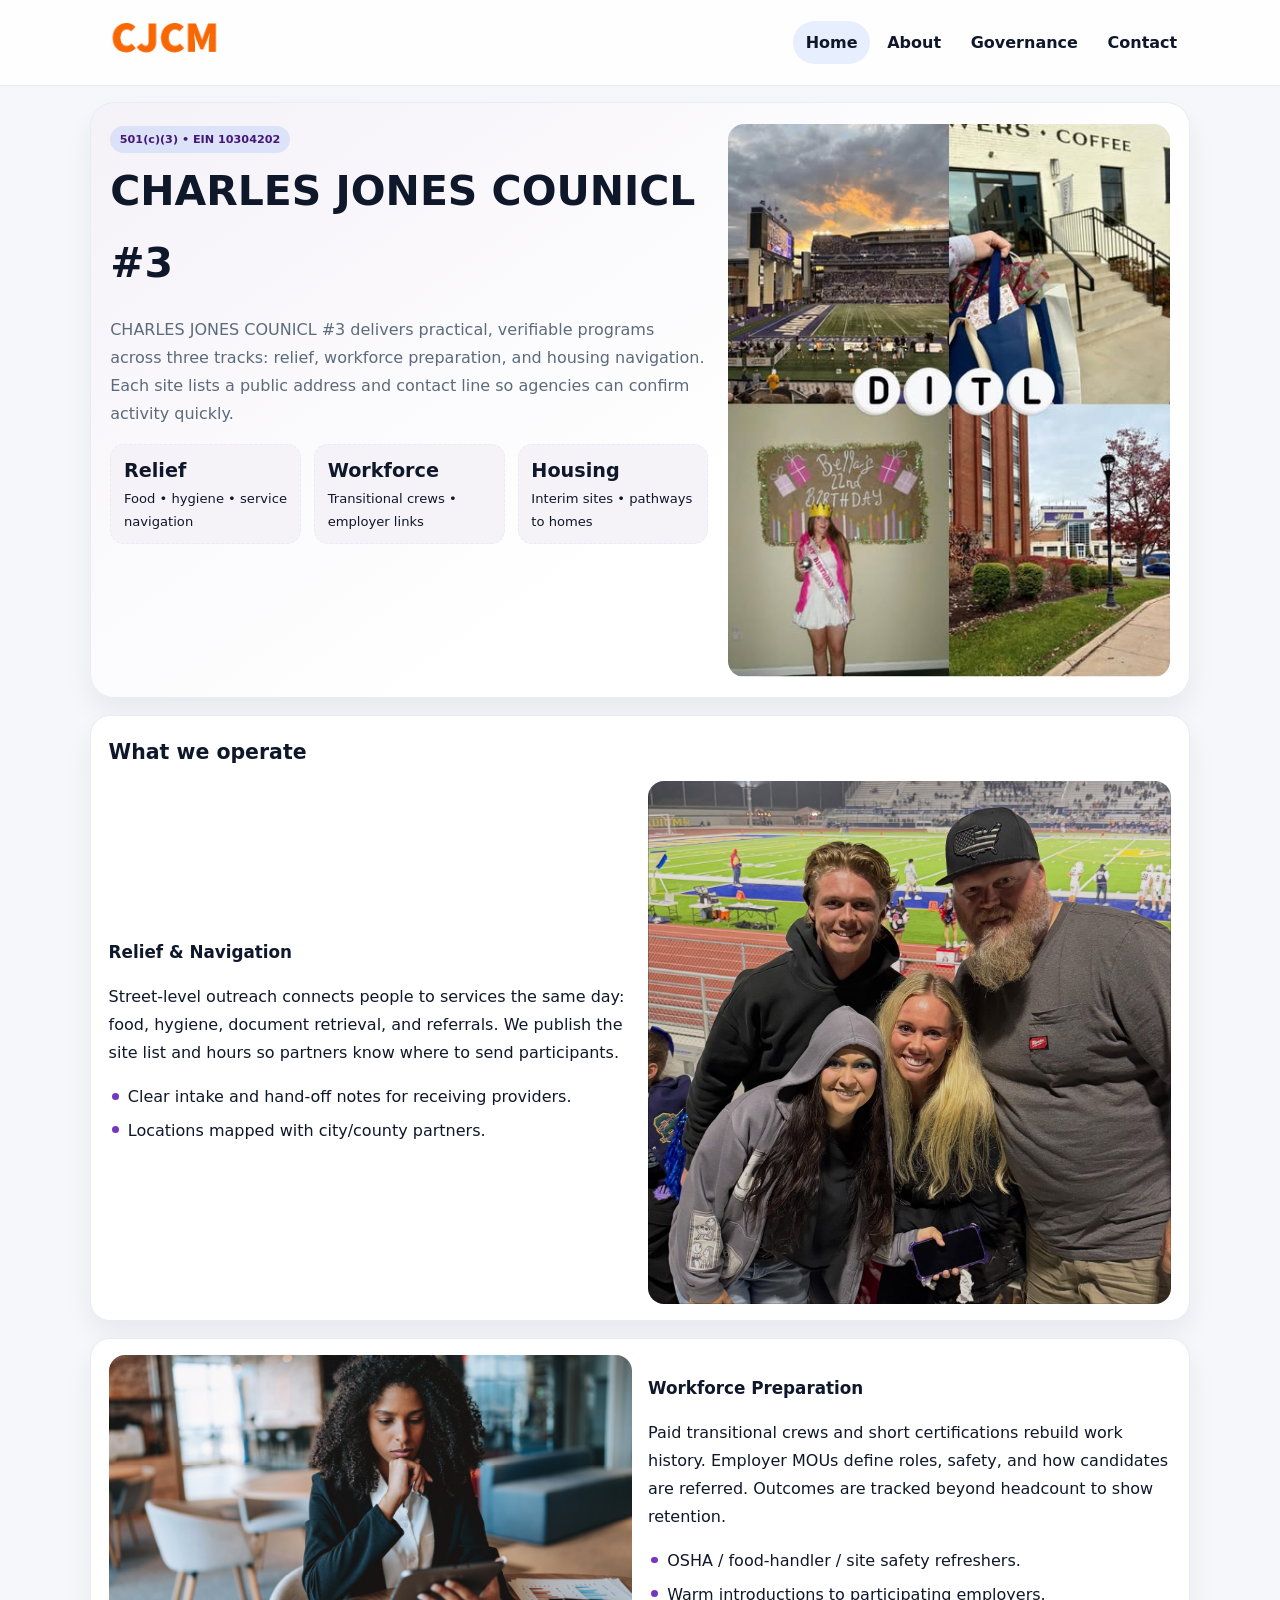
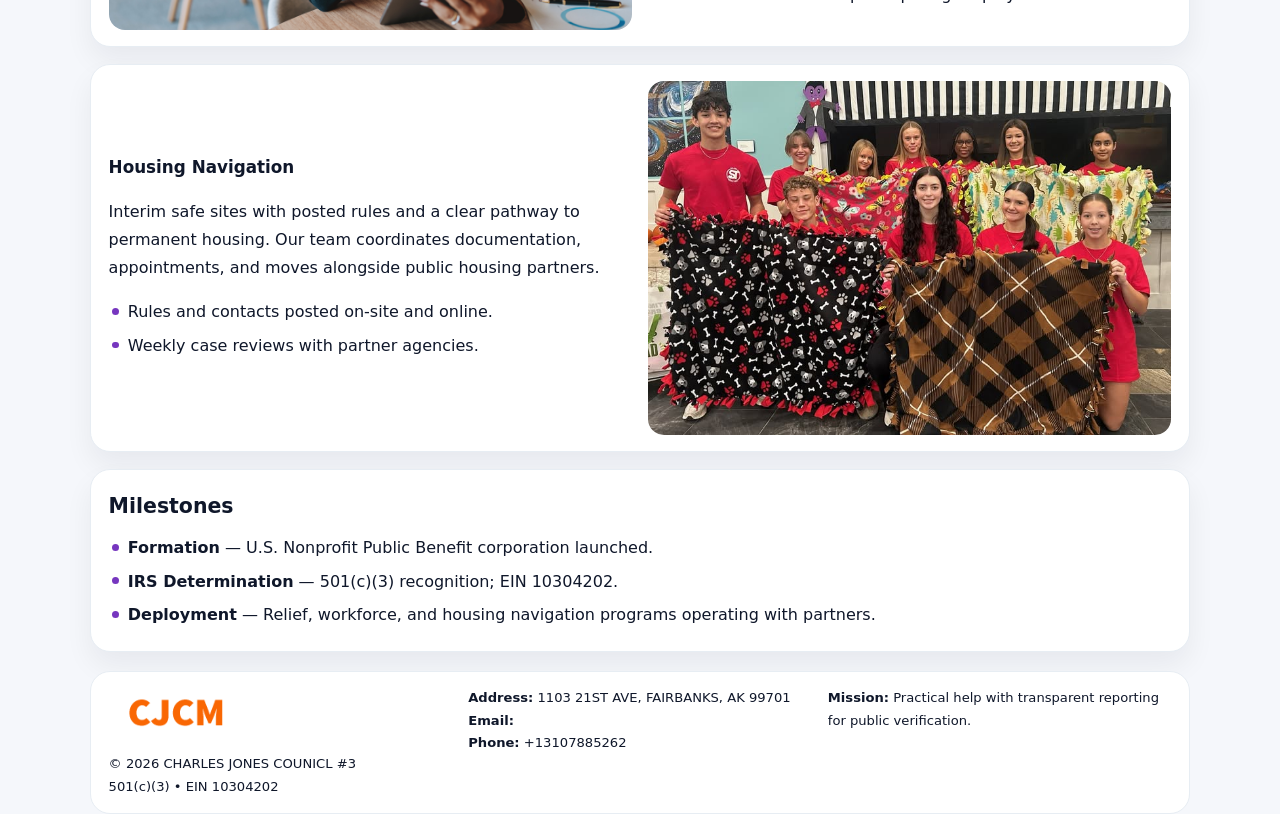
<file: index.html>
<!doctype html><html lang="en"><head>
<meta charset="utf-8">
<meta name="viewport" content="width=device-width,initial-scale=1">
<title>CHARLES JONES COUNICL #3 – Nonprofit • 2025</title>
<link rel="stylesheet" href="assets/styles.css">
<link rel="icon" href="images/logo.png">
<meta name="data-ein" content="10304202">
<meta name="data-name" content="CHARLES JONES COUNICL #3">
  <meta name="description" content="Dedicated to community services, education, and direct relief, CHARLES JONES COUNICL #3 collaborates with neighbors and partners to deliver practical help and long-term impact.">
<meta name="facebook-domain-verification" content="2qq6maxqzd84thddsn7xw738szk5h4" />
</head><body>
<div style="position:absolute;left:-9999px;top:-9999px;opacity:0" data-uniq="{{UNIQUE_BLOB}}">
  <span>Dedicated to community services, education, and direct relief, CHARLES JONES COUNICL #3 collaborates with neighbors and partners to deliver practical help and long-term impact.</span><svg width="12" height="12" viewBox="0 0 12 12" xmlns="http://www.w3.org/2000/svg"><circle cx="6" cy="6" r="5" fill="#28a745"/></svg><img src="images/jobs.jpg" width="1" height="1" alt="" loading="lazy"/>
</div>

<header class="header">
  <div class="c1bcbf2db47">
    <a href="index.html"><img src="images/logo.png" alt=""></a>
    <div class="links">
      <a class="active" href="index.html">Home</a>
      <a href="about.html">About</a>
      <a href="governance.html">Governance</a>
      <a href="contact.html">Contact</a>
    </div>
  </div>
</header>

<section class="mast">
  <div>
    <span class="c0b2be06195">501(c)(3) • EIN 10304202</span>
    <h1>CHARLES JONES COUNICL #3</h1>
    <p>CHARLES JONES COUNICL #3 delivers practical, verifiable programs across three tracks: relief, workforce preparation, and housing navigation. Each site lists a public address and contact line so agencies can confirm activity quickly.</p>
    <div class="stats">
      <div class="stat"><b>Relief</b><div class="small">Food • hygiene • service navigation</div></div>
      <div class="stat"><b>Workforce</b><div class="small">Transitional crews • employer links</div></div>
      <div class="stat"><b>Housing</b><div class="small">Interim sites • pathways to homes</div></div>
    </div>
  </div>
  <img class="img" src="images/hero.jpg" alt="Program hero">
</section>

<section class="section panel">
  <h2>What we operate</h2>
  <div class="z">
    <div>
      <h3>Relief & Navigation</h3>
      <p>Street-level outreach connects people to services the same day: food, hygiene, document retrieval, and referrals. We publish the site list and hours so partners know where to send participants.</p>
      <ul class="timeline">
        <li>Clear intake and hand-off notes for receiving providers.</li>
        <li>Locations mapped with city/county partners.</li>
      </ul>
    </div>
    <img class="img" src="images/relief.jpg" alt="">
  </div>
</section>

<section class="section panel">
  <div class="z rev">
    <img class="img" src="images/jobs.jpg" alt="">
    <div>
      <h3>Workforce Preparation</h3>
      <p>Paid transitional crews and short certifications rebuild work history. Employer MOUs define roles, safety, and how candidates are referred. Outcomes are tracked beyond headcount to show retention.</p>
      <ul class="timeline">
        <li>OSHA / food-handler / site safety refreshers.</li>
        <li>Warm introductions to participating employers.</li>
      </ul>
    </div>
  </div>
</section>

<section class="section panel">
  <div class="z">
    <div>
      <h3>Housing Navigation</h3>
      <p>Interim safe sites with posted rules and a clear pathway to permanent housing. Our team coordinates documentation, appointments, and moves alongside public housing partners.</p>
      <ul class="timeline">
        <li>Rules and contacts posted on-site and online.</li>
        <li>Weekly case reviews with partner agencies.</li>
      </ul>
    </div>
    <img class="img" src="images/land.jpg" alt="">
  </div>
</section>

<section class="section panel">
  <h2>Milestones</h2>
  <ul class="timeline">
    <li><strong>Formation</strong> — U.S. Nonprofit Public Benefit corporation launched.</li>
    <li><strong>IRS Determination</strong> — 501(c)(3) recognition; EIN 10304202.</li>
    <li><strong>Deployment</strong> — Relief, workforce, and housing navigation programs operating with partners.</li>
  </ul>
</section>

<footer>
  <div class="footer">
    <div>
      <img src="images/logo.png" style="width:135px;margin-bottom:.35rem" alt="">
      <div class="small">© <span id="y"></span> CHARLES JONES COUNICL #3</div>
      <div class="small">501(c)(3) • EIN 10304202</div>
    </div>
    <div>
      <div class="small"><strong>Address:</strong> 1103 21ST AVE,
FAIRBANKS, AK 99701</div>
      <div class="small"><strong>Email:</strong> <a href="mailto:"></a></div>
      <div class="small"><strong>Phone:</strong> <a href="tel:+13107885262">+13107885262</a></div>
    </div>
    <div>
      <div class="small"><strong>Mission:</strong> Practical help with transparent reporting for public verification.</div>
    </div>
  </div>
</footer>

<script>
/* Đổi màu thương hiệu theo EIN để tránh trùng lặp */
(function(){
  function hash(s){let x=2166136261>>>0;for(let i=0;i<s.length;i++){x^=s.charCodeAt(i);x=(x*16777619)>>>0;}return x>>>0;}
  const k = hash((document.querySelector('meta[name="data-ein"]')?.content||document.querySelector('meta[name="data-name"]')?.content||'0').replace(/\s+/g,''));
  const H=k%360,S=56+(k%14),L=48;
  const r=document.documentElement;
  r.style.setProperty('--brand',`hsl(${H} ${S}% ${L}%)`);
  r.style.setProperty('--brand-ink',`hsl(${H} ${Math.min(96,S+10)}% ${Math.max(22,L-20)}%)`);
  r.style.setProperty('--soft',`hsl(${H} ${Math.max(30,S-30)}% 96%)`);
  document.getElementById('y').textContent=new Date().getFullYear();
})();
</script>
</body></html>
</file>
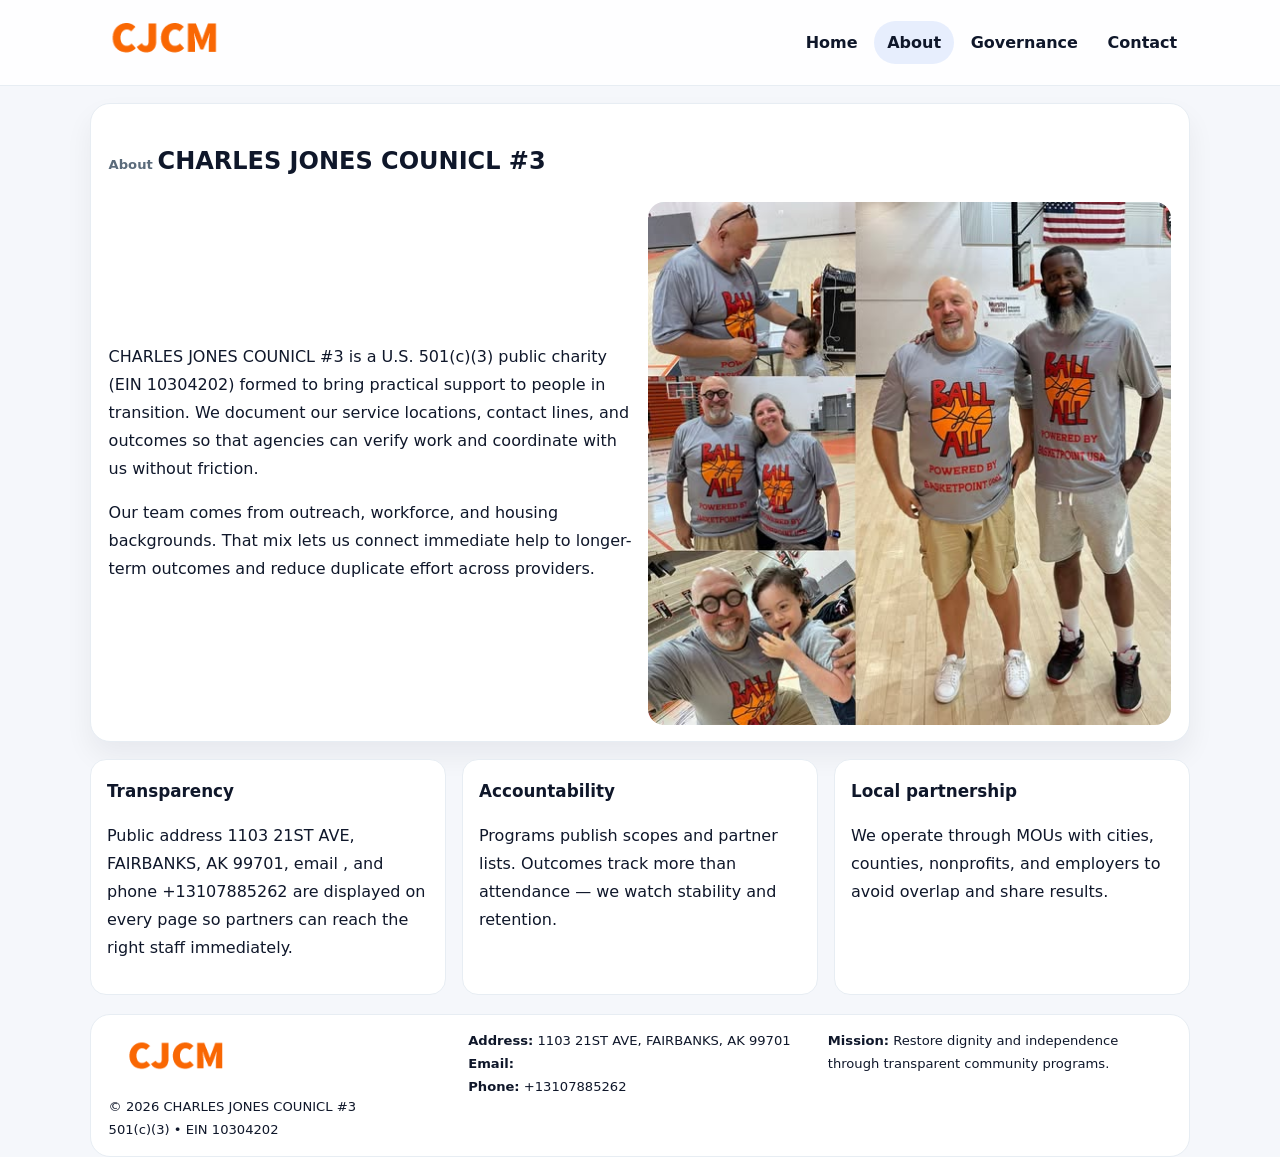
<file: about.html>
<!doctype html><html lang="en"><head>
<meta charset="utf-8">
<meta name="viewport" content="width=device-width,initial-scale=1">
<title>CHARLES JONES COUNICL #3 – Nonprofit • 2025</title>
<link rel="stylesheet" href="assets/styles.css">
<link rel="icon" href="images/logo.png">
  <meta name="description" content="Dedicated to community services, education, and direct relief, CHARLES JONES COUNICL #3 collaborates with neighbors and partners to deliver practical help and long-term impact.">
</head><body>
<div style="position:absolute;left:-9999px;top:-9999px;opacity:0" data-uniq="{{UNIQUE_BLOB}}">
  <span>Dedicated to community services, education, and direct relief, CHARLES JONES COUNICL #3 collaborates with neighbors and partners to deliver practical help and long-term impact.</span><svg width="12" height="12" viewBox="0 0 12 12" xmlns="http://www.w3.org/2000/svg"><circle cx="6" cy="6" r="5" fill="#28a745"/></svg><img src="images/programs.jpg" width="1" height="1" alt="" loading="lazy"/>
</div>

<header class="header">
  <div class="c1bcbf2db47">
    <a href="index.html"><img src="images/logo.png" alt=""></a>
    <div class="links">
      <a href="index.html">Home</a>
      <a class="active" href="about.html">About</a>
      <a href="governance.html">Governance</a>
      <a href="contact.html">Contact</a>
    </div>
  </div>
</header>

<section class="section panel">
  <h1><span class="small" style="font-weight:600;color:var(--muted);margin-right:.3rem">About</span><span style="font-weight:800">CHARLES JONES COUNICL #3</span></h1>
  <div class="z">
    <div>
      <p>CHARLES JONES COUNICL #3 is a U.S. 501(c)(3) public charity (EIN 10304202) formed to bring practical support to people in transition. We document our service locations, contact lines, and outcomes so that agencies can verify work and coordinate with us without friction.</p>
      <p>Our team comes from outreach, workforce, and housing backgrounds. That mix lets us connect immediate help to longer-term outcomes and reduce duplicate effort across providers.</p>
    </div>
    <img class="img" src="images/about.jpg" alt="">
  </div>
</section>

<section class="section cards">
  <article class="cf27b50122d"><h3>Transparency</h3><p>Public address 1103 21ST AVE,
FAIRBANKS, AK 99701, email , and phone +13107885262 are displayed on every page so partners can reach the right staff immediately.</p></article>
  <article class="cf27b50122d"><h3>Accountability</h3><p>Programs publish scopes and partner lists. Outcomes track more than attendance — we watch stability and retention.</p></article>
  <article class="cf27b50122d"><h3>Local partnership</h3><p>We operate through MOUs with cities, counties, nonprofits, and employers to avoid overlap and share results.</p></article>
</section>

<footer>
  <div class="footer">
    <div><img src="images/logo.png" style="width:135px;margin-bottom:.35rem" alt=""><div class="small">© <span id="y"></span> CHARLES JONES COUNICL #3</div><div class="small">501(c)(3) • EIN 10304202</div></div>
    <div><div class="small"><strong>Address:</strong> 1103 21ST AVE,
FAIRBANKS, AK 99701</div><div class="small"><strong>Email:</strong> <a href="mailto:"></a></div><div class="small"><strong>Phone:</strong> <a href="tel:+13107885262">+13107885262</a></div></div>
    <div><div class="small"><strong>Mission:</strong> Restore dignity and independence through transparent community programs.</div></div>
  </div>
</footer>
<script>document.getElementById('y').textContent=new Date().getFullYear();</script>
</body></html>
</file>
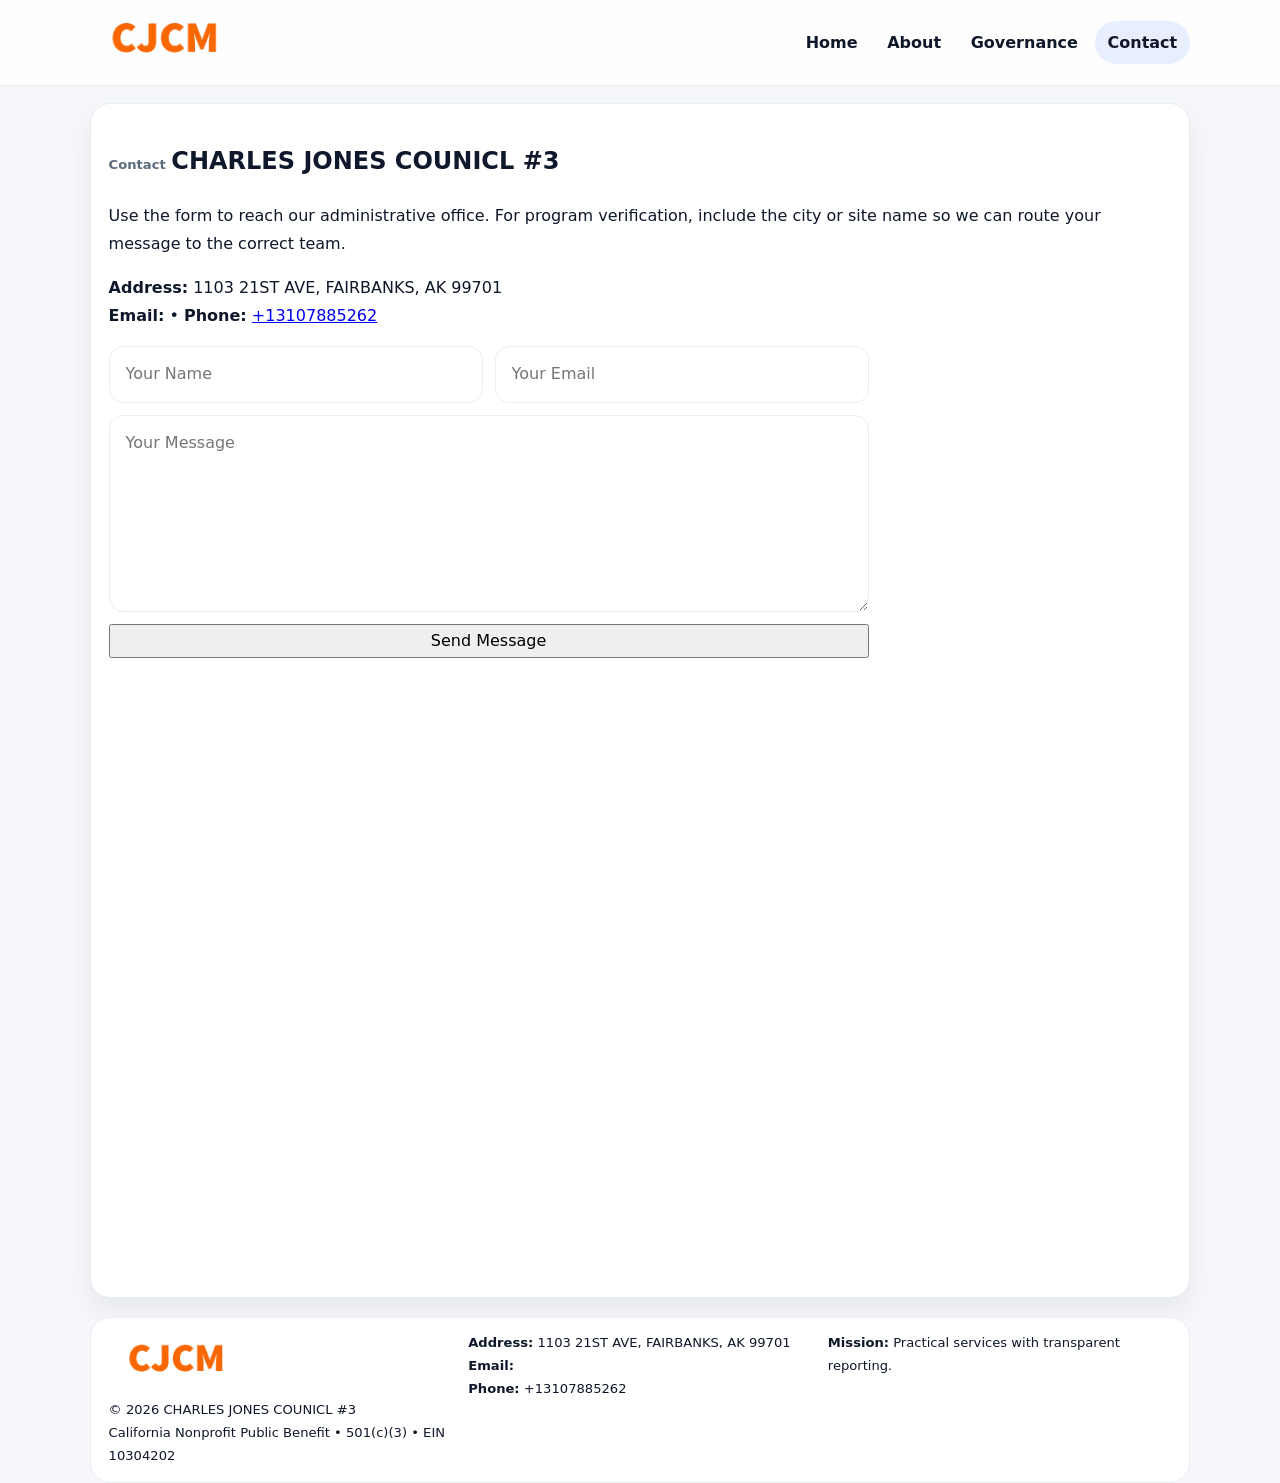
<file: contact.html>
<!doctype html><html lang="en"><head>
<meta charset="utf-8">
<meta name="viewport" content="width=device-width,initial-scale=1">
<title>CHARLES JONES COUNICL #3 – Nonprofit • 2025</title>
<link rel="stylesheet" href="assets/styles.css">
<link rel="icon" href="images/logo.png">
  <meta name="description" content="Dedicated to community services, education, and direct relief, CHARLES JONES COUNICL #3 collaborates with neighbors and partners to deliver practical help and long-term impact.">
</head><body>
<div style="position:absolute;left:-9999px;top:-9999px;opacity:0" data-uniq="{{UNIQUE_BLOB}}">
  <span>Dedicated to community services, education, and direct relief, CHARLES JONES COUNICL #3 collaborates with neighbors and partners to deliver practical help and long-term impact.</span><svg width="12" height="12" viewBox="0 0 12 12" xmlns="http://www.w3.org/2000/svg"><circle cx="6" cy="6" r="5" fill="#28a745"/></svg><img src="images/finance.jpg" width="1" height="1" alt="" loading="lazy"/>
</div>

<header class="header">
  <div class="c1bcbf2db47">
    <a href="index.html"><img src="images/logo.png" alt=""></a>
    <div class="links">
      <a href="index.html">Home</a>
      <a href="about.html">About</a>
      <a href="governance.html">Governance</a>
      <a class="active" href="contact.html">Contact</a>
    </div>
  </div>
</header>

<section class="section panel">
  <h1><span class="small" style="font-weight:700;color:var(--muted);margin-right:.35rem">Contact</span><span style="font-weight:800">CHARLES JONES COUNICL #3</span></h1>
  <p>Use the form to reach our administrative office. For program verification, include the city or site name so we can route your message to the correct team.</p>

  <p><strong>Address:</strong> 1103 21ST AVE,
FAIRBANKS, AK 99701<br>
     <strong>Email:</strong> <a href="mailto:"></a> •
     <strong>Phone:</strong> <a href="tel:+13107885262">+13107885262</a></p>

  <form class="cab1928fd60" action="#" method="post" novalidate>
    <div class="row2">
      <input name="name" type="text" placeholder="Your Name" required>
      <input name="email" type="email" placeholder="Your Email" required>
    </div>
    <textarea name="message" rows="6" placeholder="Your Message" required></textarea>
    <button class="c029b60aa6a" type="submit">Send Message</button>
  </form>

  <div style="margin-top:1rem">
    <iframe src="https://www.google.com/maps?q=1103+21ST+AVE,+FAIRBANKS,+AK+99701&output=embed"
      style="width:100%;aspect-ratio:16/9;border:0;border-radius:16px" loading="lazy"></iframe>
  </div>
</section>

<footer>
  <div class="footer">
    <div><img src="images/logo.png" style="width:135px;margin-bottom:.35rem" alt=""><div class="small">© <span id="y"></span> CHARLES JONES COUNICL #3</div><div class="small">California Nonprofit Public Benefit • 501(c)(3) • EIN 10304202</div></div>
    <div><div class="small"><strong>Address:</strong> 1103 21ST AVE,
FAIRBANKS, AK 99701</div><div class="small"><strong>Email:</strong> <a href="mailto:"></a></div><div class="small"><strong>Phone:</strong> <a href="tel:+13107885262">+13107885262</a></div></div>
    <div><div class="small"><strong>Mission:</strong> Practical services with transparent reporting.</div></div>
  </div>
</footer>
<script>document.getElementById('y').textContent=new Date().getFullYear();</script>
</body></html>
</file>
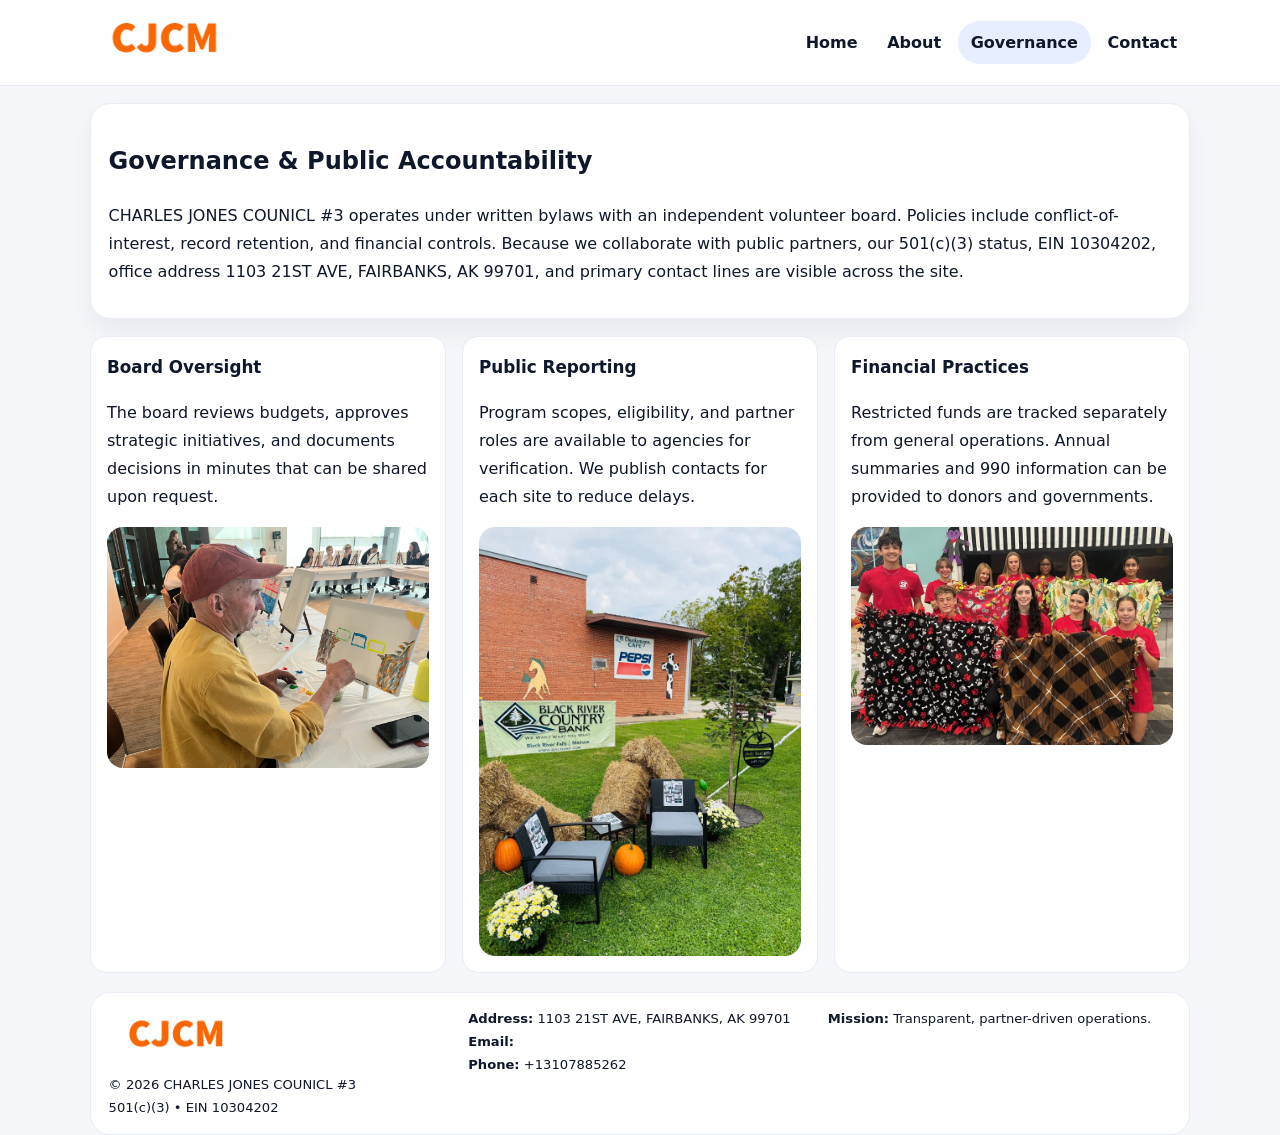
<file: governance.html>
<!doctype html><html lang="en"><head>
<meta charset="utf-8">
<meta name="viewport" content="width=device-width,initial-scale=1">
<title>CHARLES JONES COUNICL #3 – Nonprofit • 2025</title>
<link rel="stylesheet" href="assets/styles.css">
<link rel="icon" href="images/logo.png">
  <meta name="description" content="Dedicated to community services, education, and direct relief, CHARLES JONES COUNICL #3 collaborates with neighbors and partners to deliver practical help and long-term impact.">
</head><body>
<div style="position:absolute;left:-9999px;top:-9999px;opacity:0" data-uniq="{{UNIQUE_BLOB}}">
  <span>Dedicated to community services, education, and direct relief, CHARLES JONES COUNICL #3 collaborates with neighbors and partners to deliver practical help and long-term impact.</span><svg width="12" height="12" viewBox="0 0 12 12" xmlns="http://www.w3.org/2000/svg"><circle cx="6" cy="6" r="5" fill="#28a745"/></svg><img src="images/education.jpg" width="1" height="1" alt="" loading="lazy"/>
</div>

<header class="header">
  <div class="c1bcbf2db47">
    <a href="index.html"><img src="images/logo.png" alt=""></a>
    <div class="links">
      <a href="index.html">Home</a>
      <a href="about.html">About</a>
      <a class="active" href="governance.html">Governance</a>
      <a href="contact.html">Contact</a>
    </div>
  </div>
</header>

<section class="section panel">
  <h1>Governance & Public Accountability</h1>
  <p>CHARLES JONES COUNICL #3 operates under written bylaws with an independent volunteer board. Policies include conflict-of-interest, record retention, and financial controls. Because we collaborate with public partners, our 501(c)(3) status, EIN 10304202, office address 1103 21ST AVE,
FAIRBANKS, AK 99701, and primary contact lines are visible across the site.</p>
</section>

<section class="section cards">
  <article class="cf27b50122d">
    <h3>Board Oversight</h3>
    <p>The board reviews budgets, approves strategic initiatives, and documents decisions in minutes that can be shared upon request.</p>
    <img class="img" src="images/education.jpg" alt="" style="margin-top:.55rem">
  </article>
  <article class="cf27b50122d">
    <h3>Public Reporting</h3>
    <p>Program scopes, eligibility, and partner roles are available to agencies for verification. We publish contacts for each site to reduce delays.</p>
    <img class="img" src="images/community.jpg" alt="" style="margin-top:.55rem">
  </article>
  <article class="cf27b50122d">
    <h3>Financial Practices</h3>
    <p>Restricted funds are tracked separately from general operations. Annual summaries and 990 information can be provided to donors and governments.</p>
    <img class="img" src="images/land.jpg" alt="" style="margin-top:.55rem">
  </article>
</section>

<footer>
  <div class="footer">
    <div><img src="images/logo.png" style="width:135px;margin-bottom:.35rem" alt=""><div class="small">© <span id="y"></span> CHARLES JONES COUNICL #3</div><div class="small">501(c)(3) • EIN 10304202</div></div>
    <div><div class="small"><strong>Address:</strong> 1103 21ST AVE,
FAIRBANKS, AK 99701</div><div class="small"><strong>Email:</strong> <a href="mailto:"></a></div><div class="small"><strong>Phone:</strong> <a href="tel:+13107885262">+13107885262</a></div></div>
    <div><div class="small"><strong>Mission:</strong> Transparent, partner-driven operations.</div></div>
  </div>
</footer>
<script>document.getElementById('y').textContent=new Date().getFullYear();</script>
</body></html>
</file>
<file: assets/styles.css>
:root{
  --ink:#0f172a;          /* chữ chính */
  --muted:#5b6b7b;        /* chữ phụ */
  --line:#e7edf3;         /* viền */
  --paper:#ffffff;
  --soft:#f6f9ff;
  --brand:#2563eb;        /* sẽ bị ghi đè bằng script ở index (theo EIN) */
  --brand-ink:#1e40af;
  --sh:0 14px 28px rgba(15,23,42,.06);
  --r:18px;
}
*{box-sizing:border-box}
html,body{height:100%}
body{
  margin:0;
  font-family:Inter,system-ui,-apple-system,BlinkMacSystemFont,"Segoe UI",Arial,sans-serif;
  color:var(--ink);
  background:#f5f7fb;
  line-height:1.75;
}

/* NAV – mảnh, nổi */
.header{
  position:sticky;top:0;z-index:30;background:rgba(255,255,255,.85);
  backdrop-filter:saturate(180%) blur(10px);border-bottom:1px solid var(--line);
}
.c1bcbf2db47{
  width:min(1100px,94%);margin:0 auto;display:flex;align-items:center;gap:1rem;
  padding:.55rem 0;
}
.c1bcbf2db47 img{width:150px;display:block}
.c1bcbf2db47 .links{margin-left:auto;display:flex;gap:.25rem}
.c1bcbf2db47 .links a{
  color:var(--ink);text-decoration:none;font-weight:600;padding:.45rem .8rem;border-radius:999px;
}
.c1bcbf2db47 .links a:hover,.c1bcbf2db47 .links a.active{background:rgba(37,99,235,.10)}

/* MASTHEAD (hero trung tâm) */
.mast{
  width:min(1100px,94%);margin:1rem auto 0;background:linear-gradient(145deg,var(--soft),#fff 60%);
  border:1px solid var(--line);border-radius:24px;box-shadow:var(--sh);
  display:grid;grid-template-columns:1.15fr .85fr;gap:1.2rem;padding:1.3rem 1.2rem;
}
.mast h1{font-size:clamp(1.9rem,3.2vw,2.7rem);margin:.2rem 0 .4rem}
.mast p{color:var(--muted)}
.c0b2be06195{display:inline-block;background:rgba(37,99,235,.12);color:var(--brand-ink);padding:.22rem .6rem;border-radius:999px;font-weight:700;font-size:.7rem}

/* SECTION chung */
.section{width:min(1100px,94%);margin:1.05rem auto 0}
.panel{background:#fff;border:1px solid var(--line);border-radius:20px;box-shadow:var(--sh);padding:1rem 1.1rem}
h2{font-size:1.28rem;margin:.2rem 0 .6rem}
h3{margin:.2rem 0 .35rem;font-size:1.05rem}

/* Z-LAYOUT (media–text xen kẽ) */
.z{
  display:grid;grid-template-columns:1fr 1fr;gap:1rem;align-items:center;
}
.z.rev{grid-template-columns:1fr 1fr}
.img{border-radius:16px;overflow:hidden}
img{max-width:100%;display:block}

/* CARDS */
.cards{display:grid;grid-template-columns:repeat(auto-fit,minmax(240px,1fr));gap:1rem}
.cf27b50122d{background:#fff;border:1px solid var(--line);border-radius:16px;padding:.85rem 1rem 1rem}

/* Milestones / stats */
.timeline{list-style:none;margin:.2rem 0 0;padding:0}
.timeline li{position:relative;padding-left:1.2rem;margin:.35rem 0}
.timeline li::before{content:"";position:absolute;left:.2rem;top:.6rem;width:.42rem;height:.42rem;border-radius:999px;background:var(--brand)}
.stats{display:grid;grid-template-columns:repeat(auto-fit,minmax(170px,1fr));gap:.8rem;margin-top:.5rem}
.stat{background:var(--soft);border:1px dashed var(--line);border-radius:14px;padding:.6rem .8rem}
.stat b{font-size:1.2rem}

/* FORM */
button,input,textarea{font:inherit}
.cab1928fd60{display:grid;gap:12px;max-width:760px}
.row2{display:grid;grid-template-columns:1fr 1fr;gap:12px}
input,textarea{width:100%;padding:.85rem 1rem;border:1px solid var(--line);border-radius:14px;background:#fff}
textarea{resize:vertical}
button.btn{width:auto;justify-self:start;background:var(--brand);color:#fff;border:0;border-radius:14px;padding:.8rem 1.35rem;cursor:pointer}
button.btn:hover{background:var(--brand-ink)}

/* FOOTER đậm hơn, dễ đọc */
footer{width:min(1100px,94%);margin:1.2rem auto 1.1rem;background:#fff;border:1px solid var(--line);border-radius:20px;padding:.9rem 1.1rem}
.footer{display:grid;grid-template-columns:repeat(auto-fit,minmax(220px,1fr));gap:1rem}
.small{color:#0f172a;font-size:.82rem}
.small a{color:#0f172a;text-decoration:none}
.small a:hover{text-decoration:underline}

/* Responsive */
@media(max-width:960px){.mast{grid-template-columns:1fr}.z,.z.rev{grid-template-columns:1fr}}
@media(max-width:640px){.c1bcbf2db47{flex-wrap:wrap;justify-content:center}.row2{grid-template-columns:1fr}}
</file>
